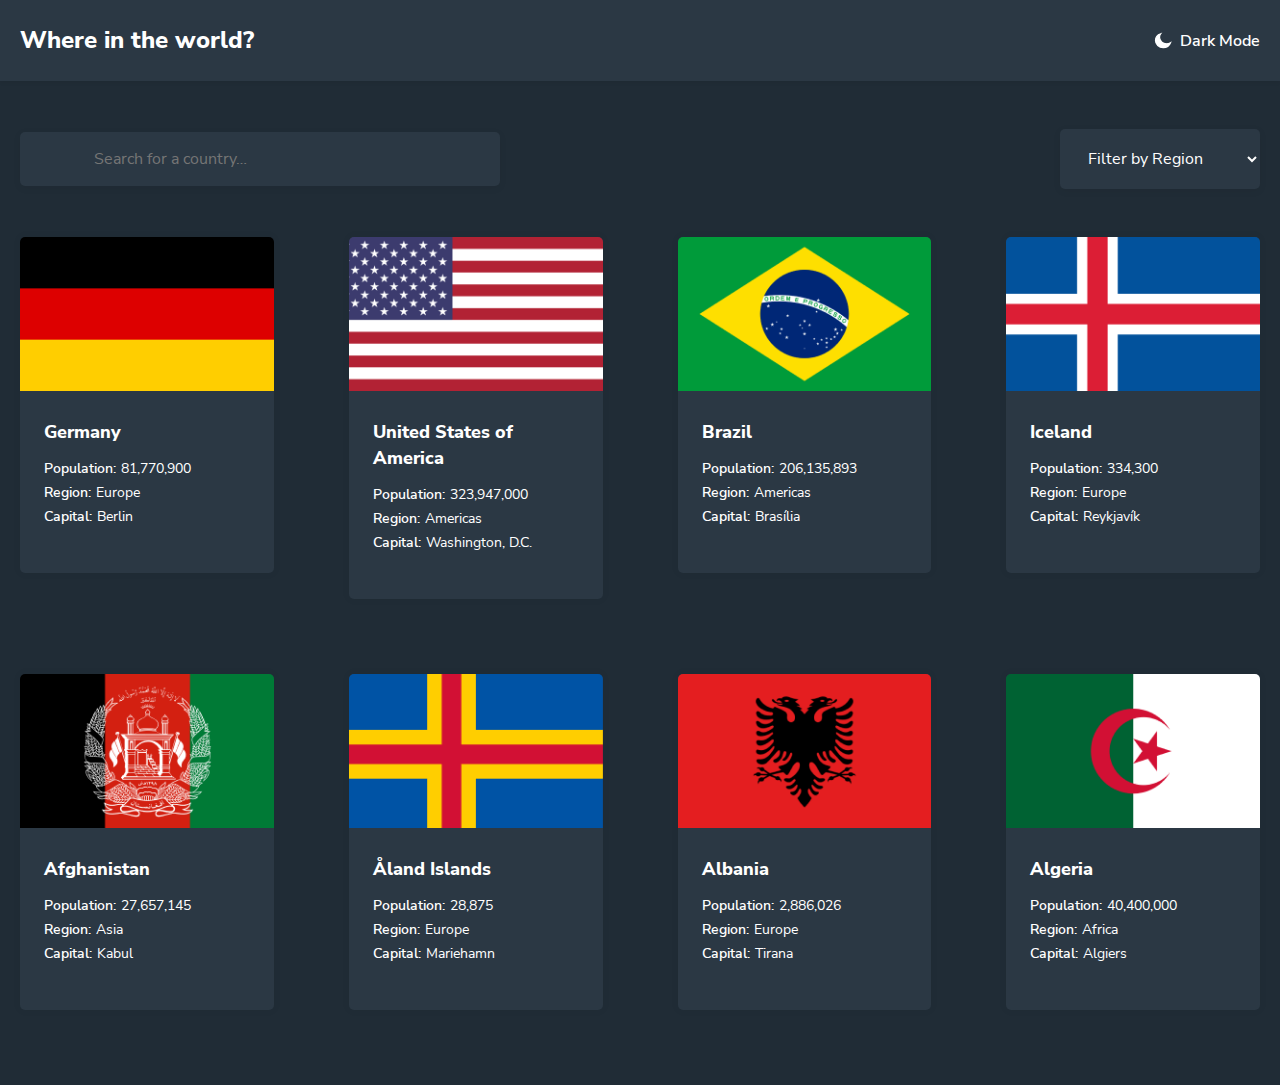
<file: index.html>
<!DOCTYPE html>
<html lang="en">

<head>
  <meta charset="UTF-8">
  <meta http-equiv="X-UA-Compatible" content="IE=edge">
  <meta name="viewport" content="width=device-width, initial-scale=1.0">
  <link rel="stylesheet" href="css/normalize.css">
  <link rel="stylesheet" href="css/styles.css">
  <title>Countries</title>
</head>

<body class="dark-mode">
  <header class="site-header">
    <div class="site-header-container container">
     <a class=" logo-link" href="index.html">Where in the world?</a>
      <button class="dark-mode-button" type="button">
        <span class="site-header-theme-toggler">
          <svg class="site-header-theme-toggler-icon" width="18" height="17" xmlns="http://www.w3.org/2000/svg">
            <path fill-rule="evenodd" clip-rule="evenodd"
              d="M12.553 11.815c-3.884 0-7.034-2.887-7.034-6.447 0-1.343.448-2.586 1.212-3.618C3.691 2.695 1.5 5.331 1.5 8.438c0 3.9 3.45 7.062 7.704 7.062 3.389 0 6.266-2.007 7.296-4.796a7.458 7.458 0 0 1-3.947 1.111Z"
              fill="#fff" stroke="currentColor" stroke-width="1.25" /></svg>
          <span class="site-header-theme-toggler-text">Dark Mode</span>
        </span>
      </button>
    </div>
  </header>

  <main class="main-content">
    <div class="container">
      <form class="filters" action="https://echo.htmlacademy.ru" method="GET">
        <input class="filters-search-input" type="search" name="search" placeholder="Search for a country…"
          aria-label="country name" required>

        <select class="filters-region-select" name="region" aria-label="Regions">
          <option selected disabled>Filter by Region</option>
          <option>Africa</option>
          <option>America</option>
          <option>Asia</option>
          <option>Europe</option>
          <option>Oceania</option>
        </select>
      </form>

      <!-- COUNTRIES -->
      <section class="countries">
        <ul class="countries-list">
          <li class="countries-list-item">
            <div class="country">
              <img class="country-flag-img" src="img/Germany.png" alt="Germany"
                srcset="img/Germany.png 1x, img/Germany@2x.png 2x" width="264" height="160">
              <div class="country-info">
                <h3 class="country-name"><a class="country-name-link" href="country.html">Germany</a></h3>
                <dl class="country-details">
                  <div class="country-details-item">
                    <dt class="country-details-title">Population:</dt>
                    <dd class="country-details-value"> 81,770,900</dd>
                  </div>
                  <div class="country-details-item">
                    <dt class="country-details-title">Region:</dt>
                    <dd class="country-details-value"> Europe</dd>
                  </div>
                  <div class="country-details-item">
                    <dt class="country-details-title">Capital:</dt>
                    <dd class="country-details-value"> Berlin</dd>
                  </div>
                </dl>
              </div>
            </div>
          </li>

          <li class="countries-list-item">
            <div class="country">
              <img class="country-flag-img" src="img/America.png" alt="USA"
                srcset="img/America.png 1x, img/America@2x.png 2x" width="264" height="160">
              <div class="country-info">
                <h3 class="country-name"><a class="country-name-link" href="country.html">United States of America</a></h3>
                <dl class="country-details">
                  <div class="country-details-item">
                    <dt class="country-details-title">Population:</dt>
                    <dd class="country-details-value"> 323,947,000</dd>
                  </div>
                  <div class="country-details-item">
                    <dt class="country-details-title">Region:</dt>
                    <dd class="country-details-value"> Americas</dd>
                  </div>
                  <div class="country-details-item">
                    <dt class="country-details-title">Capital:</dt>
                    <dd class="country-details-value"> Washington, D.C.</dd>
                  </div>
                </dl>
              </div>
            </div>
          </li>

          <li class="countries-list-item">
            <div class="country">
              <img class="country-flag-img" src="img/Brazil.png" alt="Brazil"
                srcset="img/Brazil.png 1x, img/Brazil@2x.png 2x" width="264" height="160">
              <div class="country-info">
                <h3 class="country-name"><a class="country-name-link" href="country.html">Brazil</a></h3>
                <dl class="country-details">
                  <div class="country-details-item">
                    <dt class="country-details-title">Population:</dt>
                    <dd class="country-details-value"> 206,135,893</dd>
                  </div>
                  <div class="country-details-item">
                    <dt class="country-details-title">Region:</dt>
                    <dd class="country-details-value"> Americas</dd>
                  </div>
                  <div class="country-details-item">
                    <dt class="country-details-title">Capital:</dt>
                    <dd class="country-details-value"> Brasília</dd>
                  </div>
                </dl>
              </div>
            </div>
          </li>

          <li class="countries-list-item">
            <div class="country">
              <img class="country-flag-img" src="img/Iceland.png" alt="Iceland"
                srcset="img/Iceland.png 1x, img/Iceland@2x.png 2x" width="264" height="160">
              <div class="country-info">
                <h3 class="country-name"><a class="country-name-link" href="country.html">Iceland</a></h3>
                <dl class="country-details">
                  <div class="country-details-item">
                    <dt class="country-details-title">Population:</dt>
                    <dd class="country-details-value"> 334,300</dd>
                  </div>
                  <div class="country-details-item">
                    <dt class="country-details-title">Region:</dt>
                    <dd class="country-details-value"> Europe</dd>
                  </div>
                  <div class="country-details-item">
                    <dt class="country-details-title">Capital:</dt>
                    <dd class="country-details-value"> Reykjavík</dd>
                  </div>
                </dl>
              </div>
            </div>
          </li>

          <li class="countries-list-item">
            <div class="country">
              <img class="country-flag-img" src="img/Afghanistan.png" alt="afghanistan"
                srcset="img/Afghanistan.png 1x, img/Afghanistan@2x.png 2x" width="264" height="160">
              <div class="country-info">
                <h3 class="country-name"><a class="country-name-link" href="country.html">Afghanistan</a></h3>
                <dl class="country-details">
                  <div class="country-details-item">
                    <dt class="country-details-title">Population:</dt>
                    <dd class="country-details-value"> 27,657,145</dd>
                  </div>
                  <div class="country-details-item">
                    <dt class="country-details-title">Region:</dt>
                    <dd class="country-details-value"> Asia</dd>
                  </div>
                  <div class="country-details-item">
                    <dt class="country-details-title">Capital:</dt>
                    <dd class="country-details-value"> Kabul</dd>
                  </div>
                </dl>
              </div>
            </div>
          </li>

          <li class="countries-list-item">
            <div class="country">
              <img class="country-flag-img" src="img/Islands.png" alt="Islands"
                srcset="img/Islands.png 1x, img/Islands@2x.png 2x" width="264" height="160">
              <div class="country-info">
                <h3 class="country-name"><a class="country-name-link" href="country.html">Åland Islands</a></h3>
                <dl class="country-details">
                  <div class="country-details-item">
                    <dt class="country-details-title">Population:</dt>
                    <dd class="country-details-value"> 28,875</dd>
                  </div>
                  <div class="country-details-item">
                    <dt class="country-details-title">Region:</dt>
                    <dd class="country-details-value"> Europe</dd>
                  </div>
                  <div class="country-details-item">
                    <dt class="country-details-title">Capital:</dt>
                    <dd class="country-details-value"> Mariehamn</dd>
                  </div>
                </dl>
              </div>
            </div>
          </li>

          <li class="countries-list-item">
            <div class="country">
              <img class="country-flag-img" src="img/Albania.png" alt="Albania"
                srcset="img/Albania.png 1x, img/Albania@2x.png 2x" width="264" height="160">
              <div class="country-info">
                <h3 class="country-name"><a class="country-name-link" href="country.html">Albania</a></h3>
                <dl class="country-details">
                  <div class="country-details-item">
                    <dt class="country-details-title">Population:</dt>
                    <dd class="country-details-value"> 2,886,026</dd>
                  </div>
                  <div class="country-details-item">
                    <dt class="country-details-title">Region:</dt>
                    <dd class="country-details-value"> Europe</dd>
                  </div>
                  <div class="country-details-item">
                    <dt class="country-details-title">Capital:</dt>
                    <dd class="country-details-value"> Tirana</dd>
                  </div>
                </dl>
              </div>
            </div>
          </li>

          <li class="countries-list-item">
            <div class="country">
              <img class="country-flag-img" src="img/Algeria.png" alt="Algeria"
                srcset="img/Algeria.png 1x, img/Algeria@2x.png 2x" width="264" height="160">
              <div class="country-info">
                <h3 class="country-name"><a class="country-name-link" href="country.html">Algeria</a></h3>
                <dl class="country-details">
                  <div class="country-details-item">
                    <dt class="country-details-title">Population:</dt>
                    <dd class="country-details-value"> 40,400,000</dd>
                  </div>
                  <div class="country-details-item">
                    <dt class="country-details-title">Region:</dt>
                    <dd class="country-details-value"> Africa</dd>
                  </div>
                  <div class="country-details-item">
                    <dt class="country-details-title">Capital:</dt>
                    <dd class="country-details-value"> Algiers</dd>
                  </div>
                </dl>
              </div>
            </div>
          </li>

        </ul>

      </section>
    </div>
  </main>

  <script src="js/main.js"></script>
</body>

</html>
</file>
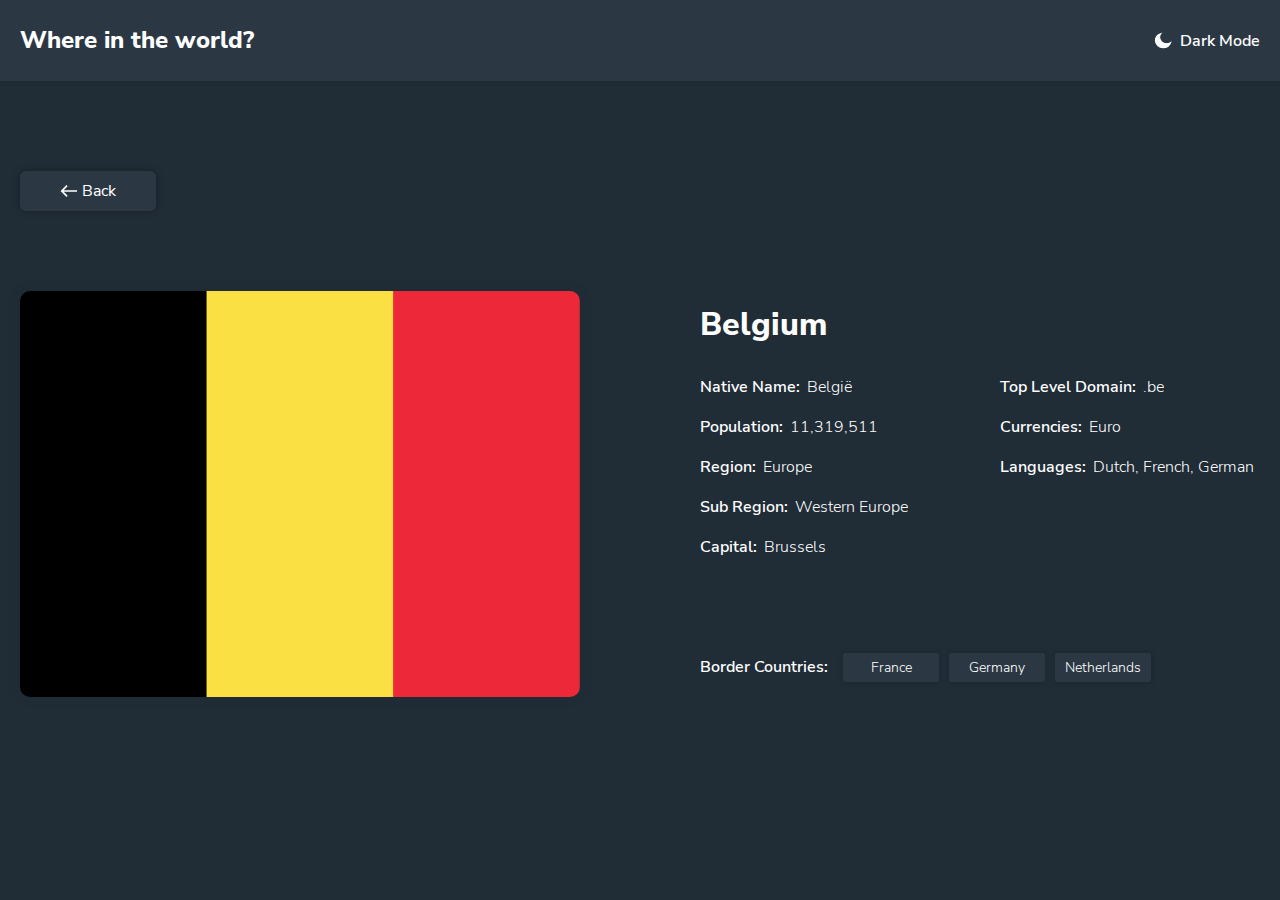
<file: country.html>
<!DOCTYPE html>
<html lang="en">

<head>
  <meta charset="UTF-8">
  <meta http-equiv="X-UA-Compatible" content="IE=edge">
  <meta name="viewport" content="width=device-width, initial-scale=1.0">
  <link rel="stylesheet" href="css/normalize.css">
  <link rel="stylesheet" href="css/styles-country.css">
  <title>Country</title>
</head>

<body class="dark-mode">
  <header class="site-header">
    <div class="site-header-container container">
      <a class=" logo-link" href="index.html">Where in the world?</a>
      <button class="dark-mode-button" type="button">
        <span class="site-header-theme-toggler">
          <svg class="site-header-theme-toggler-icon" width="18" height="17" xmlns="http://www.w3.org/2000/svg">
            <path fill-rule="evenodd" clip-rule="evenodd"
              d="M12.553 11.815c-3.884 0-7.034-2.887-7.034-6.447 0-1.343.448-2.586 1.212-3.618C3.691 2.695 1.5 5.331 1.5 8.438c0 3.9 3.45 7.062 7.704 7.062 3.389 0 6.266-2.007 7.296-4.796a7.458 7.458 0 0 1-3.947 1.111Z"
              fill="#fff" stroke="currentColor" stroke-width="1.25" /></svg>
          <span class="site-header-theme-toggler-text">Dark Mode</span>
        </span>
      </button>
    </div>
  </header>

  <main class="main-content">
    <div class="container">
      <div class="site-back-button">
        <a href="index.html" class="site-back-button-link">
          <svg class="site-back-icon" width="20" height="12" xmlns="http://www.w3.org/2000/svg">
            <path fill-rule="evenodd" clip-rule="evenodd"
              d="m6.464.107 1.179 1.179-3.89 3.889h14.85v1.65H3.753l3.89 3.889-1.179 1.179L.572 6 6.464.107Z"
              fill="CurrentColor" /></svg>
          <span class="site-back-button-text">Back</span>
        </a>
      </div>


      <section class="country">
        <img class="country-info-img" src="img/Belgium.png" alt="Belgium" width="560" height="401"
          srcset="img/Belgium.png 1x, img/Belgium@2x.png 2x">

        <div class="country-page-info">
          <h1 class="country-page-info-heading">Belgium</h1>
          <div class="country-page-wrapper">
            <dl class="country-page-details">
              <div class="country-page-item">
                <dt class="country-page-details-title">Native Name:</dt>
                <dd class="country-page-details-value"> België</dd>
              </div>

              <div class="country-page-item">
                <dt class="country-page-details-title">Population:</dt>
                <dd class="country-page-details-value"> 11,319,511</dd>
              </div>

              <div class="country-page-item">
                <dt class="country-page-details-title">Region:</dt>
                <dd class="country-page-details-value"> Europe</dd>
              </div>

              <div class="country-page-item">
                <dt class="country-page-details-title">Sub Region:</dt>
                <dd class="country-page-details-value"> Western Europe</dd>
              </div>

              <div class="country-page-item">
                <dt class="country-page-details-title">Capital:</dt>
                <dd class="country-page-details-value"> Brussels</dd>
              </div>
            </dl>


          <dl class="country-page-details">
            <div class="country-page-item">
              <dt class="country-page-details-title">Top Level Domain:</dt>
              <dd class="country-page-details-value"> .be</dd>
            </div>

            <div class="country-page-item">
              <dt class="country-page-details-title">Currencies:</dt>
              <dd class="country-page-details-value"> Euro</dd>
            </div>

            <div class="country-page-item">
              <dt class="country-page-details-title">Languages:</dt>
              <dd class="country-page-details-value"> Dutch, French, German</dd>
            </div>

          </dl>
        </div>


        <section class="country-page-border-countries">
          <h2 class="country-page-border-countries-heading">Border Countries: </h2>
          <div class="border-countries-list">
            <a class="border-countries-list-item" href="country.html">France</a>
            <a class="border-countries-list-item" href="country.html">Germany</a>
            <a class="border-countries-list-item" href="country.html">Netherlands</a>
          </div>
        </section>
        </div>
      </section>
    </div>
  </main>

  <script src="js/main.js"></script>
</body>
</file>
<file: css/styles.css>
:root {
  --body-bg: #fafafa;
  --element-bg: #fff;
  --text-color: #111517;


}

/* FONTS */
@font-face {
  font-family: "Nunito Sans";
  font-style: normal;
  font-weight: 300;
  src: local(""),
    url("../fonts/nunito-sans-v8-latin-300.woff2") format("woff2"),
    url("../fonts/nunito-sans-v8-latin-300.woff") format("woff");
  font-display: swap;
}

@font-face {
  font-family: "Nunito Sans";
  font-style: normal;
  font-weight: 400;
  src: local(""),
    url("../fonts/nunito-sans-v8-latin-regular.woff2") format("woff2"),
    url("../fonts/nunito-sans-v8-latin-regular.woff") format("woff");
  font-display: swap;
}

@font-face {
  font-family: "Nunito Sans";
  font-style: normal;
  font-weight: 600;
  src: local(""),
    url("../fonts/nunito-sans-v8-latin-600.woff2") format("woff2"),
    url("../fonts/nunito-sans-v8-latin-600.woff") format("woff");
  font-display: swap;
}

@font-face {
  font-family: "Nunito Sans";
  font-style: normal;
  font-weight: 800;
  src: local(""),
    url("../fonts/nunito-sans-v8-latin-800.woff2") format("woff2"),
    url("../fonts/nunito-sans-v8-latin-800.woff") format("woff");
  font-display: swap;
}


/* GENERAL */
html {
  box-sizing: border-box;
  height: 100%;
  scroll-behavior: smooth;
}

*,
*::before,
*::after {
  box-sizing: inherit;
}

body {
  display: flex;
  flex-direction: column;
  height: 100%;
  padding: 0;
  margin: 0;
  font-family: "Nunito Sans", "Arial", sans-serif;
  background-color: var(--body-bg);
  color: var(--text-color);
  transition: background-color 0.4s ease,
    color 0.4s ease;
}

a {
  text-decoration: none;
}

img {
  max-width: 100%;
  height: auto;
}

/* DARK-MODE */
.dark-mode {
  --body-bg: #202c36;
  --element-bg: #2b3844;
  --text-color: #fff;
}

/* CONTAINER */
.container {
  max-width: 1320px;
  padding-left: 20px;
  padding-right: 20px;
  margin-left: auto;
  margin-right: auto;
}

.main-content {
  flex-grow: 1;
  padding-top: 48px;
  padding-bottom: 48px;
}

.site-header {
  padding-top: 24px;
  padding-bottom: 24px;
  background-color: var(--element-bg);
  box-shadow: 0px 2px 4px rgba(0, 0, 0, 0.0562443);
  white-space: nowrap;
}

.site-header-container {
  display: flex;
  align-items: center;
  justify-content: space-between;

}

.logo-link {
  font-weight: 800;
  font-size: 24px;
  line-height: 33px;
  color: var(--text-color);
}

.logo-link:hover {
  opacity: 0.8;
}

.logo-link:active {
  opacity: 0.6;
}

.dark-mode-button {
  padding: 0;
  cursor: pointer;
  border: none;
  background-color: transparent;
}

.site-header-theme-toggler {
  display: flex;
  align-items: center;
  color: var(--text-color);
}

.site-header-theme-toggler:hover {
  opacity: 0.8;
}

.site-header-theme-toggler-text {
  margin-left: 8px;
  font-weight: 600;
  font-size: 16px;
  line-height: 22px;
}


/* MAIN */

/* FILTERS */

.filters {
  display: flex;
  justify-content: space-between;
  align-items: center;
  margin-bottom: 48px;

}

.filters-search-input {
  padding: 18px 74px;
  width: 100%;
  max-width: 480px;
  box-shadow: 0px 2px 9px rgba(0, 0, 0, 0.0532439);
  border-radius: 5px;
  border: 0;
  background-color: var(--element-bg);
  color: var(--text-color);
}

.filters-region-select {
  padding: 18px 24px;
  min-width: 200px;
  box-shadow: 0px 2px 9px rgba(0, 0, 0, 0.0532439);
  border-radius: 5px;
  border: 0;
  background-color: var(--element-bg);
  color: var(--text-color);
}


/* COUNTRIES */

.countries-list {
  display: flex;
  flex-wrap: wrap;
  list-style: none;
  padding: 0;
  margin: 0;
  margin-left: -75px;
  margin-bottom: -75px;
}

.countries-list-item {
  width: calc(25% - 75px);
  margin-left: 75px;
  margin-bottom: 75px;
}

.country {
  border-radius: 5px;
  overflow: hidden;
  background-color: var(--element-bg);
  color: var(--text-color);
  box-shadow: 0px 0px 7px 2px rgba(0, 0, 0, 0.03);
}

.country-flag-img {
  width: 100%;
  object-fit: cover;
}

.country-info {
padding: 24px 24px 48px;
}

.country-name {
  margin-top: 0;
  margin-bottom: 16px;

}

.country-name-link{
  font-weight: 800;
  font-size: 18px;
  line-height: 26px;
  color: var(--text-color);
}

.country-details {
margin: 0;
}

.country-details-item{
display: flex;
flex-wrap: wrap;
font-size: 14px;
line-height: 16px;
}

.country-details-item:not(:last-child) {
  margin-bottom: 8px;
}

.country-details-title {
font-weight: 600;
}

.country-details-value {
  margin-left: 5px;
  }
</file>
<file: css/styles-country.css>
:root {
  --body-bg: #fafafa;
  --element-bg: #fff;
  --text-color: #111517;


}

/* FONTS */
@font-face {
  font-family: "Nunito Sans";
  font-style: normal;
  font-weight: 300;
  src: local(""),
    url("../fonts/nunito-sans-v8-latin-300.woff2") format("woff2"),
    url("../fonts/nunito-sans-v8-latin-300.woff") format("woff");
  font-display: swap;
}

@font-face {
  font-family: "Nunito Sans";
  font-style: normal;
  font-weight: 400;
  src: local(""),
    url("../fonts/nunito-sans-v8-latin-regular.woff2") format("woff2"),
    url("../fonts/nunito-sans-v8-latin-regular.woff") format("woff");
  font-display: swap;
}

@font-face {
  font-family: "Nunito Sans";
  font-style: normal;
  font-weight: 600;
  src: local(""),
    url("../fonts/nunito-sans-v8-latin-600.woff2") format("woff2"),
    url("../fonts/nunito-sans-v8-latin-600.woff") format("woff");
  font-display: swap;
}

@font-face {
  font-family: "Nunito Sans";
  font-style: normal;
  font-weight: 800;
  src: local(""),
    url("../fonts/nunito-sans-v8-latin-800.woff2") format("woff2"),
    url("../fonts/nunito-sans-v8-latin-800.woff") format("woff");
  font-display: swap;
}


/* GENERAL */
html {
  box-sizing: border-box;
  height: 100%;
  scroll-behavior: smooth;
}

*,
*::before,
*::after {
  box-sizing: inherit;
}

body {
  display: flex;
  flex-direction: column;
  height: 100%;
  padding: 0;
  margin: 0;
  font-family: "Nunito Sans", "Arial", sans-serif;
  background-color: var(--body-bg);
  color: var(--text-color);
  transition: background-color 0.4s ease,
    color 0.4s ease;
}

a {
  text-decoration: none;
}

img {
  max-width: 100%;
  height: auto;
}

/* DARK-MODE */
.dark-mode {
  --body-bg: #202c36;
  --element-bg: #2b3844;
  --text-color: #fff;
}

/* CONTAINER */
.container {
  max-width: 1320px;
  padding-left: 20px;
  padding-right: 20px;
  margin-left: auto;
  margin-right: auto;
}

.site-header {
  padding-top: 24px;
  padding-bottom: 24px;
  margin-bottom: 90px;
  background-color: var(--element-bg);
  box-shadow: 0px 2px 4px rgba(0, 0, 0, 0.0562443);
  white-space: nowrap;
}

.site-header-container {
  display: flex;
  align-items: center;
  justify-content: space-between;

}

.logo-link {
  font-weight: 800;
  font-size: 24px;
  line-height: 33px;
  color: var(--text-color);
}

.logo-link:hover {
  opacity: 0.8;
}

.logo-link:active {
  opacity: 0.6;
}

.dark-mode-button {
  padding: 0;
  cursor: pointer;
  border: none;
  background-color: transparent;
}

.site-header-theme-toggler {
  display: flex;
  align-items: center;
  color: var(--text-color);
}

.site-header-theme-toggler:hover {
  opacity: 0.8;
}

.site-header-theme-toggler-text {
  margin-left: 8px;
  font-weight: 600;
  font-size: 16px;
  line-height: 22px;
}

.main-content {
  flex-grow: 1;
}

.site-back-button {
  padding: 10px 40px;
  margin-bottom: 80px;
  max-width: 136px;
  cursor: pointer;
  border-radius: 6px;
  border: 0;
  background-color: var(--element-bg);
  box-shadow: 0px 0px 7px rgba(0, 0, 0, 0.293139);
  transition: transform 0.4s ease;
  transform-origin: center center;
}

.site-back-button:hover {
  opacity: 0.8;
  transform: scale(1.1);
}

.site-back-button:active {
  opacity: 0.6;
}

.site-back-button-link {
  display: flex;
  align-items: center;
  color: var(--text-color);

}

.site-back-icon {
  margin-right: 5px;
}

.site-back-button-text {
  font-size: 16px;
  line-height: 20px;
}


/* COUNTRY-INFO */

.country {
  display: flex;
  align-items: center;
}

.country-info-img {
  margin-right: 120px;
  object-fit: cover;
  box-shadow: 0px 0px 14px 4px rgba(0, 0, 0, 0.03);
  border-radius: 10px;
}

.country-page-info {
  width: 600px;
}

.country-page-info-heading {
  margin-top: 0;
  margin-bottom: 24px;
  font-size: 32px;
  line-height: 44px;
  font-weight: 800;
}

.country-page-wrapper {
  display: flex;
  justify-content: space-between;
  margin-top: 0;
  margin-bottom: 70px;
}

.country-page-details {
  margin-top: 0;
  width: 300px;

}

.country-page-item {
  display: flex;
  font-size: 16px;
  line-height: 32px;
}

.country-page-item:not(:last-child) {
  margin-bottom: 8px;
}

.country-page-details-title {
  font-weight: 600;

}

.country-page-details-value {
  font-weight: 300;
  margin-left: 7px;
}


.country-page-border-countries {
  display: flex;
  align-items: center;
  flex-wrap: wrap;
}

.country-page-border-countries-heading {
  margin-top: 0;
  margin-bottom: 0;
  margin-right: 15px;
  font-weight: 600;
  font-size: 16px;
  line-height: 24px;
}

.border-countries-list {
  display: flex;
  align-items: center;

}

.border-countries-list-item {
  margin-top: 4px;
  margin-bottom: 4px;
  padding: 5px 10px;
  min-width: 96px;
  text-align: center;
  background-color: var(--element-bg);
  font-weight: 300;
  font-size: 14px;
  line-height: 19px;
  color: var(--text-color);
  box-shadow: 0px 0px 4px 1px rgba(0, 0, 0, 0.104931);
  border-radius: 2px;
  translate: transform 0.4s ease;
}

.border-countries-list-item:not(:last-child){
  margin-right: 10px;
}

.border-countries-list-item:hover{
  opacity: 0.8;
  transform: scale(1.1) ;
}

.border-countries-list-item:active{
  opacity: 0.6;
}
</file>
